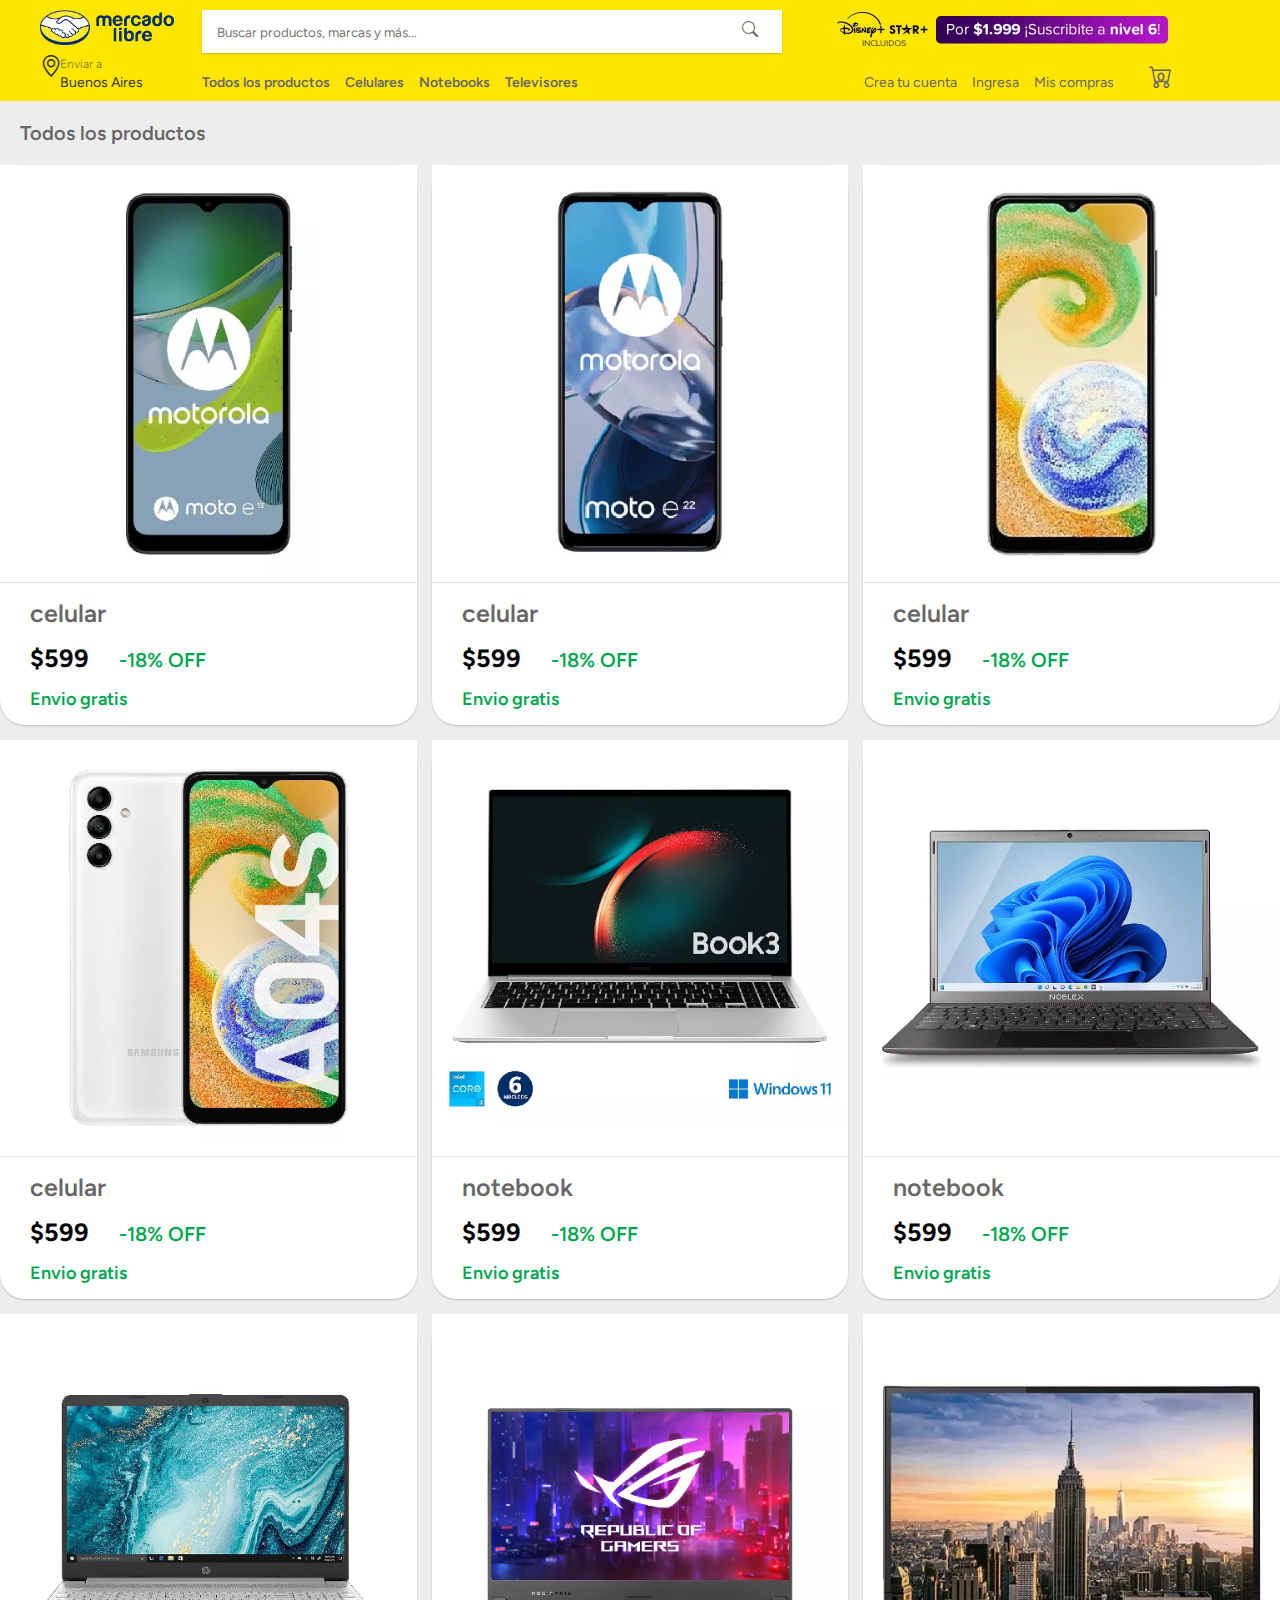
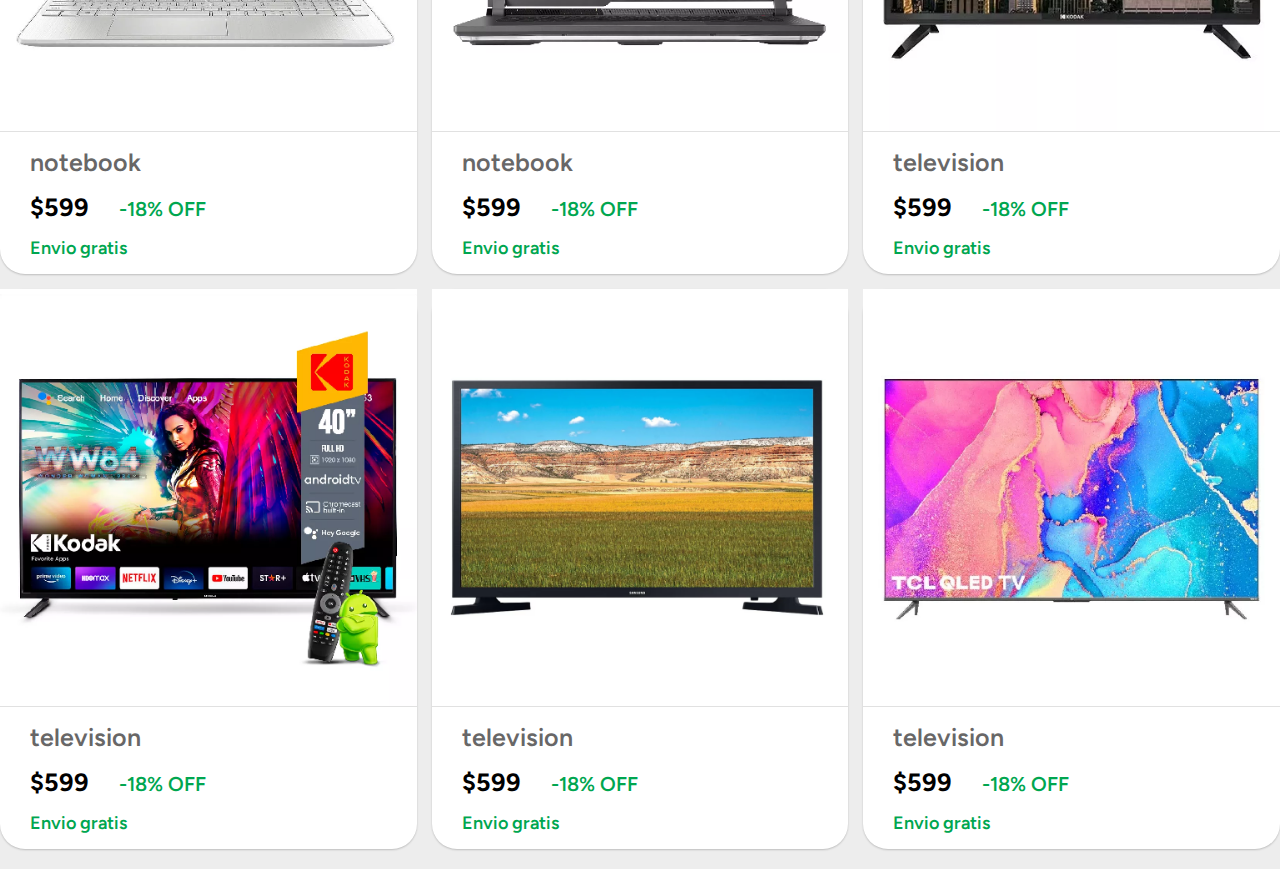
<file: index.html>
<!DOCTYPE html>
<html lang="es">
<head>
    <meta charset="UTF-8">
    <meta name="viewport" content="width=device-width, initial-scale=1.0">
    <link rel="stylesheet" href="./css/style.css">
    <link rel="stylesheet" href="https://cdn.jsdelivr.net/npm/bootstrap-icons@1.11.3/font/bootstrap-icons.min.css">
    <title>Mercado Libre</title>
</head>
<body>
    <div class="container">
        <div class="container-header">
            <header class="header">
                <div class="container-logo">
                    <img src="./img/logo.png" alt="logo" class="logo">
                </div>
                <div class="container-search">
                    <div class="input">
                        <input type="text" placeholder="Buscar productos, marcas y más...">
                        <i class="bi bi-search icono-busqueda" ></i>

                    </div>
                </div>
                <div class="container-publicidad">
                    <img src="./img/publicidad.png">
                </div>
                <div class="conteiner-ubicacion">
                    <a href="#">
                        <i class="bi bi-geo-alt"></i>
                        <span class="txt-enviar">Enviar a </span>
                        <span class="txt-lugar">Buenos Aires</span>
                    </a>
                </div>
                    <div class="nav-menu">
                        <button class="boton-categoria" id="todos">Todos los productos</button>
                        <button class="boton-categoria" id="celulares">Celulares</button>
                        <button class="boton-categoria" id="notebooks">Notebooks</button>
                        <button class="boton-categoria" id="televisores">Televisores</button>
                </div>
                <div class="info-user">
                    <a href="#">Crea tu cuenta</a>
                    <a href="#">Ingresa</a>
                    <a href="#">Mis compras</a>
                    <a href="carrito.html">
                        <i class="bi bi-cart icono-carrito"></i>
                        <span class="num-en-carrito" id="num-en-carrito">0</span>
                    </a>
                </div>
            </header>
        </div>
        <!----main productos---->
        <main>
            <h2 class="titulo-seccion" id="titulo-seccion">Todos los productos</h2>
            <div class="contenedor-productos" id="contenedor-productos">
                <div class="producto">
                    <img src="img/celulares/11.png" class="producto-imagen">
                    <div class="producto-detalles">
                        <h3 class="producto-titulo">Celular motorola</h3>
                        <p class="producto-precio">$599<span class="descuento">18% OFF</span> </p>
                        <p class="producto-tipo-envio">Envio gratis</p>
                    </div>
                </div>

                <div class="producto">
                    <img src="img/celulares/11.png" alt="producto-imagen">
                    <div class="producto-detalles">
                        <h3 class="producto-titulo">Celular motorola</h3>
                        <p class="producto-precio">$599<span class="descuento">18% OFF</span> </p>
                        <p class="producto-tipo-envio">Envio gratis</p>
                    </div>
                </div>

                <div class="producto">
                    <img src="img/celulares/11.png" alt="producto-imagen">
                    <div class="producto-detalles">
                        <h3 class="producto-titulo">Celular motorola</h3>
                        <p class="producto-precio">$599<span class="descuento">18% OFF</span> </p>
                        <p class="producto-tipo-envio">Envio gratis</p>
                    </div>
                </div>

                <div class="producto">
                    <img src="img/celulares/11.png" alt="producto-imagen">
                    <div class="producto-detalles">
                        <h3 class="producto-titulo">Celular motorola</h3>
                        <p class="producto-precio">$599<span class="descuento">18% OFF</span> </p>
                        <p class="producto-tipo-envio">Envio gratis</p>
                    </div>
                </div>

                <div class="producto">
                    <img src="img/celulares/11.png" alt="producto-imagen">
                    <div class="producto-detalles">
                        <h3 class="producto-titulo">Celular motorola</h3>
                        <p class="producto-precio">$599<span class="descuento">18% OFF</span> </p>
                        <p class="producto-tipo-envio">Envio gratis</p>
                    </div>
                </div>
                <div class="producto">
                    <img src="img/celulares/11.png" alt="producto-imagen">
                    <div class="producto-detalles">
                        <h3 class="producto-titulo">Celular motorola</h3>
                        <p class="producto-precio">$599<span class="descuento">18% OFF</span> </p>
                        <p class="producto-tipo-envio">Envio gratis</p>
                    </div>
                </div>

                <div class="producto">
                    <img src="img/celulares/11.png" alt="producto-imagen">
                    <div class="producto-detalles">
                        <h3 class="producto-titulo">Celular motorola</h3>
                        <p class="producto-precio">$599<span class="descuento">18% OFF</span> </p>
                        <p class="producto-tipo-envio">Envio gratis</p>
                    </div>
                </div>
            </div>
                            <!--detalles de producto-->
            <div class="contenedor-producto-visitado" id="contenedor-producto-visitado">
                <div class="producto-visitado">
                    <span class="cerrar" onclick="cerrar()">
                        <i class="bi bi-x-circle"></i>
                    </span>
                    <div class="fotos-galeria">
                        <div class="miniaturas">
                            <img src="img/celulares/11.png" alt="img-miniatura">
                            <img src="img/celulares/12.png" alt="img-miniatura">
                            <img src="img/celulares/13.png" alt="img-miniatura">
                        </div>
                        <div class="foto-principal">
                            <img src="img/celulares/11.png" alt="" id="foto-principal">
                        </div>
                    </div>
                    <div class="info-producto">
                        <h2 class="titulo-producto">Celular</h2>
                        <p class="precio-producto">$599 <span class="descuento">18% OFF</span></p>
                        <span class="txt">Lorem ipsum dolor sit amet consectetur adipisicing elit. Velit, nobis?</span>
                       <ul id="listado-info">
                            <li>Lorem ipsum dolor sit, amet consectetur adipisicing elit. Hic, eveniet.</li>
                            <li>Lorem ipsum dolor sit, amet consectetur adipisicing elit. Hic, eveniet.</li>
                            <li>Lorem ipsum dolor sit, amet consectetur adipisicing elit. Hic, eveniet.</li>
                            <li>Lorem ipsum dolor sit, amet consectetur adipisicing elit. Hic, eveniet.</li>
                       </ul>
                    </div>
                    <div class="info-compra">
                        <span class="info-stock">Stock Disponible</span>
                        <span class="cantidad">Cantidad: 1 Unidad <span class="stock">(5 disponibles)</span></span>
                        <button class="btn-agregar-carrito">Agregar al carrito</button>

                        <span class="vendedor">Vendido por <a href="#">Celulares</a> </span>
                        <div class="beneficios">
                            <div class="beneficio">
                                <div class="col">
                                    <i class="bi bi-arrow-return-left"></i>
                                </div>
                                <div class="col">
                                    <a href="#">Devolución gratis</a> Tenes 30 dias desde que lo recibiste
                            </div>
                        </div>

                            <div class="beneficio">
                                <div class="col">
                                    <i class="bi bi-shield-check"></i>
                                </div>
                                <div class="col">
                                    <a href="#">Compra Protegida</a> Recibi el producto que esperabas o te devolvemos tu dinero
                            </div>
                        </div>
                        <div class="beneficio">
                            <div class="col">
                                <i class="bi bi-trophy"></i>
                            </div>
                            <div class="col">
                                <a href="#">Mercado Puntos</a> Suma 500 puntos
                        </div>
                    </div>

                    </div>

                </div>
            </div>
        </main>
    </div>
    <script src="js/main.js"></script>
</body>
</html>
</file>
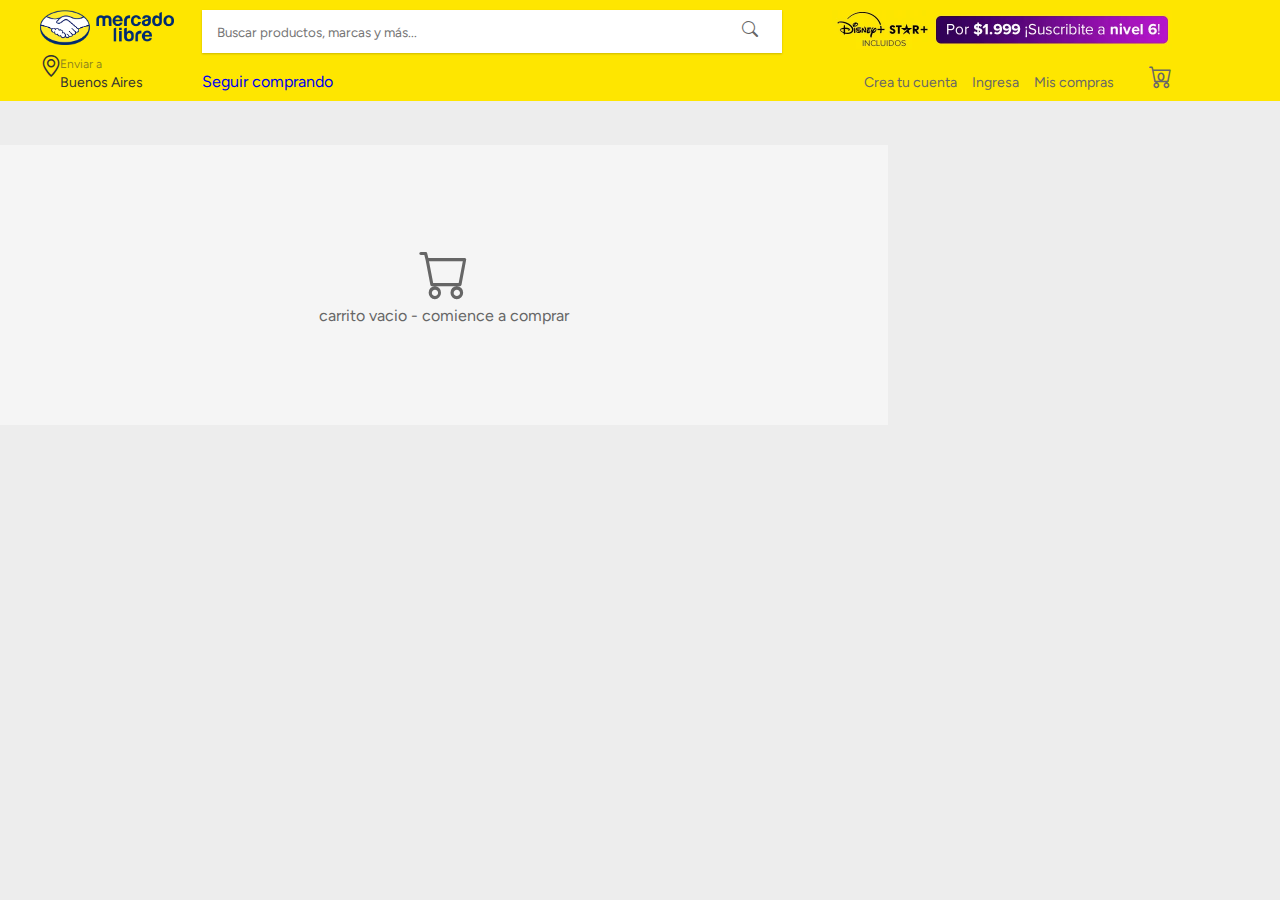
<file: carrito.html>
<!DOCTYPE html>
<html lang="es">
<head>
    <meta charset="UTF-8">
    <meta name="viewport" content="width=device-width, initial-scale=1.0">
    <link rel="stylesheet" href="./css/style.css">
    <link rel="stylesheet" href="./css/cartShip.css">
    <link rel="stylesheet" href="https://cdn.jsdelivr.net/npm/bootstrap-icons@1.11.3/font/bootstrap-icons.min.css">
    <title>Mercado Libre</title>
</head>
<body>
    <div class="container">
        <div class="container-header">
            <header class="header">
                <div class="container-logo">
                    <img src="./img/logo.png" alt="logo" class="logo">
                </div>
                <div class="container-search">
                    <div class="input">
                        <input type="text" placeholder="Buscar productos, marcas y más...">
                        <i class="bi bi-search icono-busqueda"></i>
                    </div>
                </div>
                <div class="container-publicidad">
                    <img src="./img/publicidad.png">
                </div>
                <div class="conteiner-ubicacion">
                    <a href="#">
                        <i class="bi bi-geo-alt"></i>
                        <span class="txt-enviar">Enviar a </span>
                        <span class="txt-lugar">Buenos Aires</span>
                    </a>
                </div>
                <div class="nav-menu">
                    <a href="index.html">
                        Seguir comprando
                    </a>
                </div>
                <div class="info-user">
                    <a href="#">Crea tu cuenta</a>
                    <a href="#">Ingresa</a>
                    <a href="#">Mis compras</a>
                    <a href="carrito.html">
                        <i class="bi bi-cart icono-carrito"></i>
                        <span class="num-en-carrito" id="num-en-carrito">0</span>
                    </a>
                </div>
            </header>
        </div>
        <main>
            <div class="container-carrito">
                <p class="carrito-vacio" id="carrito-vacio">
                    <i class="bi bi-cart"></i>
                    carrito vacio - comience a comprar
                </p>
                <div class="carrito-productos disable" id="carrito-productos">
                    <!-- Aquí se cargarán los productos -->
                </div>
                <div class="carrito-resumen-compra disable" id="resumen-carrito">
                    <div class="carrito-resumen-titulo">
                        <span>Resumen de compra</span>
                    </div>
                    <div class="carrito-resumen-total-compra item resumen">
                        <span class="cantidad-productos-compra">Productos (<span class="num-total">0</span>)</span>
                        <span class="precio-productos-compra" id="total-producto-compra">$0</span>
                    </div>
                    <div class="carrito-resumen-total-envio item-resumen">
                        <span>Envio</span>
                        <span class="carrito-resumen-precio-envio" id="total-envio">$0</span>
                    </div>
                    <div class="carrito-resumen-total-final item-resumen">
                        <span>Total</span>
                        <span class="precio-final" id="precio-final">$0</span>
                    </div>
                    <div class="item-resumen">
                        <button class="carrito-acciones-compra">Continuar Compra</button>
                    </div>
                </div>
            </div>
        </main>
    </div>

    <script src="js/carrito.js"></script>
</body>
</html>
</file>
<file: css/style.css>
/*font*/
@import url('https://fonts.googleapis.com/css2?family=Figtree:ital,wght@0,300..900;1,300..900&display=swap');

/*variables*/
:root {
    --clr-blue: #3483fa;
    --clr-green: #00a650;
    --clr-grey-fondo: #ededed;
    --clr-yellow: #fee600;
}

/*set de estilos*/
* {
    margin: 0;
    padding: 0;
    box-sizing: border-box;
    font-family: "Figtree", sans-serif;
}

ul {
    list-style: none;
}

a {
    text-decoration: none;
}

body {
    background-color: var(--clr-grey-fondo);
    position: relative;
}

/*---header---*/
.container-header {
    background-color: var(--clr-yellow);
    padding: 10px;
}

.container-header .header {
    max-width: 1200px;
    margin: auto;
    display: grid;
    grid-template-columns: 162px minmax(340px, 580px) minmax(350px, 390px);
}

.container-header .logo {
    width: 134px;
}

.container-header .container-search {
    background-color: #fff;
    position: relative;
    color: #666;
    box-shadow: 0 1px 2px rgba(0, 0, 0, .2);
}

.container-header input {
    display: block;
    border: none;
    padding: 10px 60px 10px 15px;
    width: 100%;
    height: 43px;
}

.container-search .icono-busqueda {
    position: absolute;
    top: 0;
    right: 0;
    cursor: pointer;
    height: 40px;
    width: 40px;
    line-height: 40px;
}

.container-header .container-publicidad {
    text-emphasis: right;
}

.container-header .container-publicidad img {
    width: 340px;
    margin-left: 50px;
}

.container-header .conteiner-ubicacion {
    position: relative;
    display: flex;
    flex-direction: column;
}

.container-header .conteiner-ubicacion span {
    margin: 20px;
}

.container-header .conteiner-ubicacion i {
    position: absolute;
    height: 40px;
    width: 40px;
    list-style: 30px;
    color: #333;
    font-size: 22px;
}

.container-header .txt-enviar {
    font-size: 12px;
    color: #3333338e;
    padding-right: 120px;
}

.container-header .txt-lugar {
    font-size: 14px;
    color: #333;
}

.container-header .nav-menu {
    display: flex;
    align-items: end;
}

.container-header .boton-categoria {
    cursor: pointer;
    background-color: transparent;
    display: block;
    border: none;
    margin-right: 15px;
    font-size: 14px;
    font-weight: 600;
    color: #686767;
}

.container-header .info-user {
    display: flex;
    justify-content: end;
    align-items: end;
}

.container-header .info-user a {
    font-size: 14px;
    display: flex;
    color: #686767;
    margin-left: 15px;
    position: relative;
}

.container-header .icono-carrito {
    color: #686767;
    font-size: 23px;
    margin-left: 20px;
    align-items: end;
}

.container-header .num-en-carrito {
    font-size: 12px;
    position: absolute;
    right: 7px;
    top: 7px;
    font-weight: bold;
}

/*------productos-----*/
main {
    max-width: 1450px;
    margin: auto;
    background-color: var(--clr-grey-fondo);
}

main .titulo-seccion {
    font-size: 20px;
    font-weight: 600;
    color: #686767;
    padding: 20px;
}

main .contenedor-productos {
    display: grid;
    grid-template-columns: repeat(3, 1fr);
    gap: 15px;
    padding-bottom: 20px;
}

main .producto {

    background-color: #fff;
    cursor: pointer;
    border-radius: 25px 25px;
    box-shadow: 0 1px 2px rgba(0, 0, 0, .2);
}

main .producto:hover {
    box-shadow: 0 1px 10px rgba(0, 0, 0, .2);
}

main .producto .producto-imagen {
    display: block;
    width: 100%;
    margin: auto;
}

main .producto .producto-detalles {
    border-top: 1px solid #e1e1e1;
    padding: 15px;
}

main .producto .producto-detalles .producto-titulo {
    font-size: 25px;
    margin-left: 15px;
    font-weight: 600;
    color: #686767;
}

main .producto .producto-detalles .producto-precio {
    font-size: 25px;
    padding: 15px;
    font-weight: bold;
}

main .producto .producto-detalles .descuento {
    font-size: 20px;
    color: var(--clr-green);
    font-weight: 600;
    margin: 0 15px;
    padding: 15px;
}

main .producto .producto-detalles .producto-tipo-envio {
    font-size: 18px;
    color: var(--clr-green);
    font-weight: 600;
    margin-left: 15px;
}

/*------producto visitado-----*/
.contenedor-producto-visitado {
    display: none;
    position: fixed;
    top: 0;
    left: 0;
    width: 100%;
    height: 100%;
    display: flex;
    justify-content: center;
    align-items: center;
    z-index: -10;
}

.producto-visitado {
    background-color: #fff;
    display: grid;
    grid-template-columns: minmax(200px, 480px) minmax(200px, 340px) minmax(200px, 300px);
    gap: 20px;
    color: #333;
    position: absolute;
    padding: 40px 30px 30px 30px;
}

.producto-visitado .cerrar {
    cursor: pointer;
    position: absolute;
    top: 10px;
    right: 10px;
    color: #333;
    font-size: 20px;
    font-weight: 800;
}

.producto-visitado .fotos-galeria {
    display: grid;
    grid-template-columns: 60px auto;
}

.producto-visitado .fotos-galeria .miniaturas {
    width: 60px;
}

.producto-visitado .fotos-galeria .miniaturas img {
    width: 100%;
    border: 1px solid #ccc;
    border-radius: 12px;
    cursor: pointer;
}

.producto-visitado .fotos-galeria .foto-principal {
    display: block;
    margin: auto;
}

.producto-visitado .fotos-galeria .foto-principal img {
    width: 100%;
}

.producto-visitado .titulo-producto {
    font-size: 22px;
    font-weight: 600;
    margin-bottom: 20px;
}

.producto-visitado .precio-producto {
    font-size: 40px;
    line-height: 30px;
    display: flex;
    margin-bottom: 20px;
}

.producto-visitado .descuento {
    color: #00a650;
    font-weight: 600;
    font-size: 18px;
    margin-bottom: 20px;
    margin-left: 15px;
}

.producto-visitado ul {
    list-style: disc;
    font-size: 14px;
}

.producto-visitado ul li {
    margin-top: 12px;
}

.producto-visitado .info-compra {
    display: flex;
    flex-direction: column;
}

.producto-visitado .info-compra span {
    margin: 3px;
}

.producto-visitado .info-compra {
    border: 1px solid #ccc;
    border-radius: 12px;
    padding: 20px;
}

.producto-visitado .info-compra .info-stock {
    font-size: 20px;
    display: block;
    margin-bottom: 10px;
    font-weight: bold;
}

.producto-visitado .info-compra .cantidad {
    margin-bottom: 20px;
    display: block;
}

.producto-visitado .info-compra .stock {
    color: #00a650;
    font-size: 16px;
}

.producto-visitado .info-compra .btn-agregar-carrito {
    display: block;
    background-color: #3483fa;
    width: 100%;
    padding: 12px;
    color: #fff;
    border: none;
    border-radius: 10px;
    font-weight: bold;
    font-size: 14px;
}

.producto-visitado .info-compra .vendedor {
    margin-top: 15px;
}

.producto-visitado .info-compra .vendedor a {
    color: #3483fa;
    font-weight: bold;
}

.producto-visitado .beneficios {
    margin-top: 10px;
}

.producto-visitado .beneficios .beneficio {
    display: flex;
    font-size: 13px;
    margin-top: 10px;
}

.producto-visitado .beneficios .beneficio .col {
    margin-right: 10px;
}

.producto-visitado .beneficios .beneficio i {
    color: #3483fa;
    font-size: 30px;
}
</file>
<file: css/cartShip.css>
/*font*/
@import url('https://fonts.googleapis.com/css2?family=Figtree:ital,wght@0,300..900;1,300..900&display=swap');
/*variables*/
:root {
    --clr-blue:#3483fa;
    --clr-green: #00a650;
    --clr-grey-fondo: #ededed;
    --clr-yellow: #fee600;

}

.carrito-vacio{
    background-color: #f5f5f5;
    text-align: center;
    padding: 100px 0;
    color: #666;

}
.carrito-vacio i{
    font-size: 50px;
    display: block;
}
.disable{
    display: none;
}
.container-carrito{
    display: grid;
    grid-template-columns: calc(100% - 392px) auto;
    gap : 32px;
    margin: 44px auto;
}
.container-carrito .carrito-producto{
    background-color: #fff;
margin-bottom: 20px;
border-radius: 7px;
box-shadow: 0 1px 2px 0 rgba(0,0,0,.12);
overflow: hidden;
}
.carrito-producto-proveedor{
border-bottom: 1px solid #ccc;
padding: 20px;
font-weight: bold;
background-color: #f5f5f5f5;
}
.carrito-item{
    border-bottom: 1px solid #ccc;
    padding: 20px;
    display: grid;
    grid-template-columns: 1fr 6fr 2fr 1fr;
}
.carrito-item .container-producto-img{
    margin-right: 40px;
}
.carrito-item img{
    width: 50px;
}
.carrito-producto-opciones{
    margin-top: 10px;
}
.carrito-producto-eliminar{
    border: none;
    background-color: transparent;
    color: #2968c8;
    font-weight: bold;
    cursor: pointer;
    font-size: 18px;
    transition: .3s
}
.selector{
    border : 1px solid #ccc;
    border-radius: 7px;
    width: fit-content;
    display: flex;

}
.selector button{
    border: none;
    background-color: transparent;
    padding: 7px 10px;
    color: #666;
    font-weight: bold;
    cursor: pointer;
    font-size: 18px;
    transition: .3s
}
.selector button:hover{
    color: #2968c8;
}
.selector .cantidad{
    padding-top: 8px;
}
.carrito-producto-precio{
    text-align: center;
    font-weight: bold;
    font-size: 20px;
}
.carrito-precio-envio{
    padding: 15px 20px;
    display: flex;
    font-weight: bold;
    justify-content: space-between;
}
.precio-envio{
    color:#00a650;
    font-size: 20px;
}
.carrito-resumen-compra{
    background-color: #fff;
    height: fit-content;
    border-radius: 7px;
    box-shadow: 0 1px 2px 0 rgba(0,0,0,.12);
    position: sticky;
    top: 20px;


}
.carrito-resumen-titulo{
    border-bottom: 1px solid #ccc;
    padding: 20px;
    font-weight: bold;
}
.item-resumen{
    padding: 10px 20px;
    font-size: 14px;
    display: flex;
    justify-content: space-between;
}
.carrito-resumen-total-final{
    font-weight: bold;
    font-size: 18px;

}
.carrito-acciones-compra{
    display: block;
    background-color: #2968c8;
    width: 100%;
    padding: 12px 0;
    color: #fff; 
    border-radius: 10px;
    font-size: 16px;
    cursor: pointer;
    border:none
}
.carrito-producto-mas-info{
    padding: 20px;
}
.cantidad-productos-compra{
 padding: 20px;
 margin-bottom : 20px;
 margin: 10px;
}

.precio-producto-compra{
    padding: 20px;
    font-size: 20px;

}
</file>
